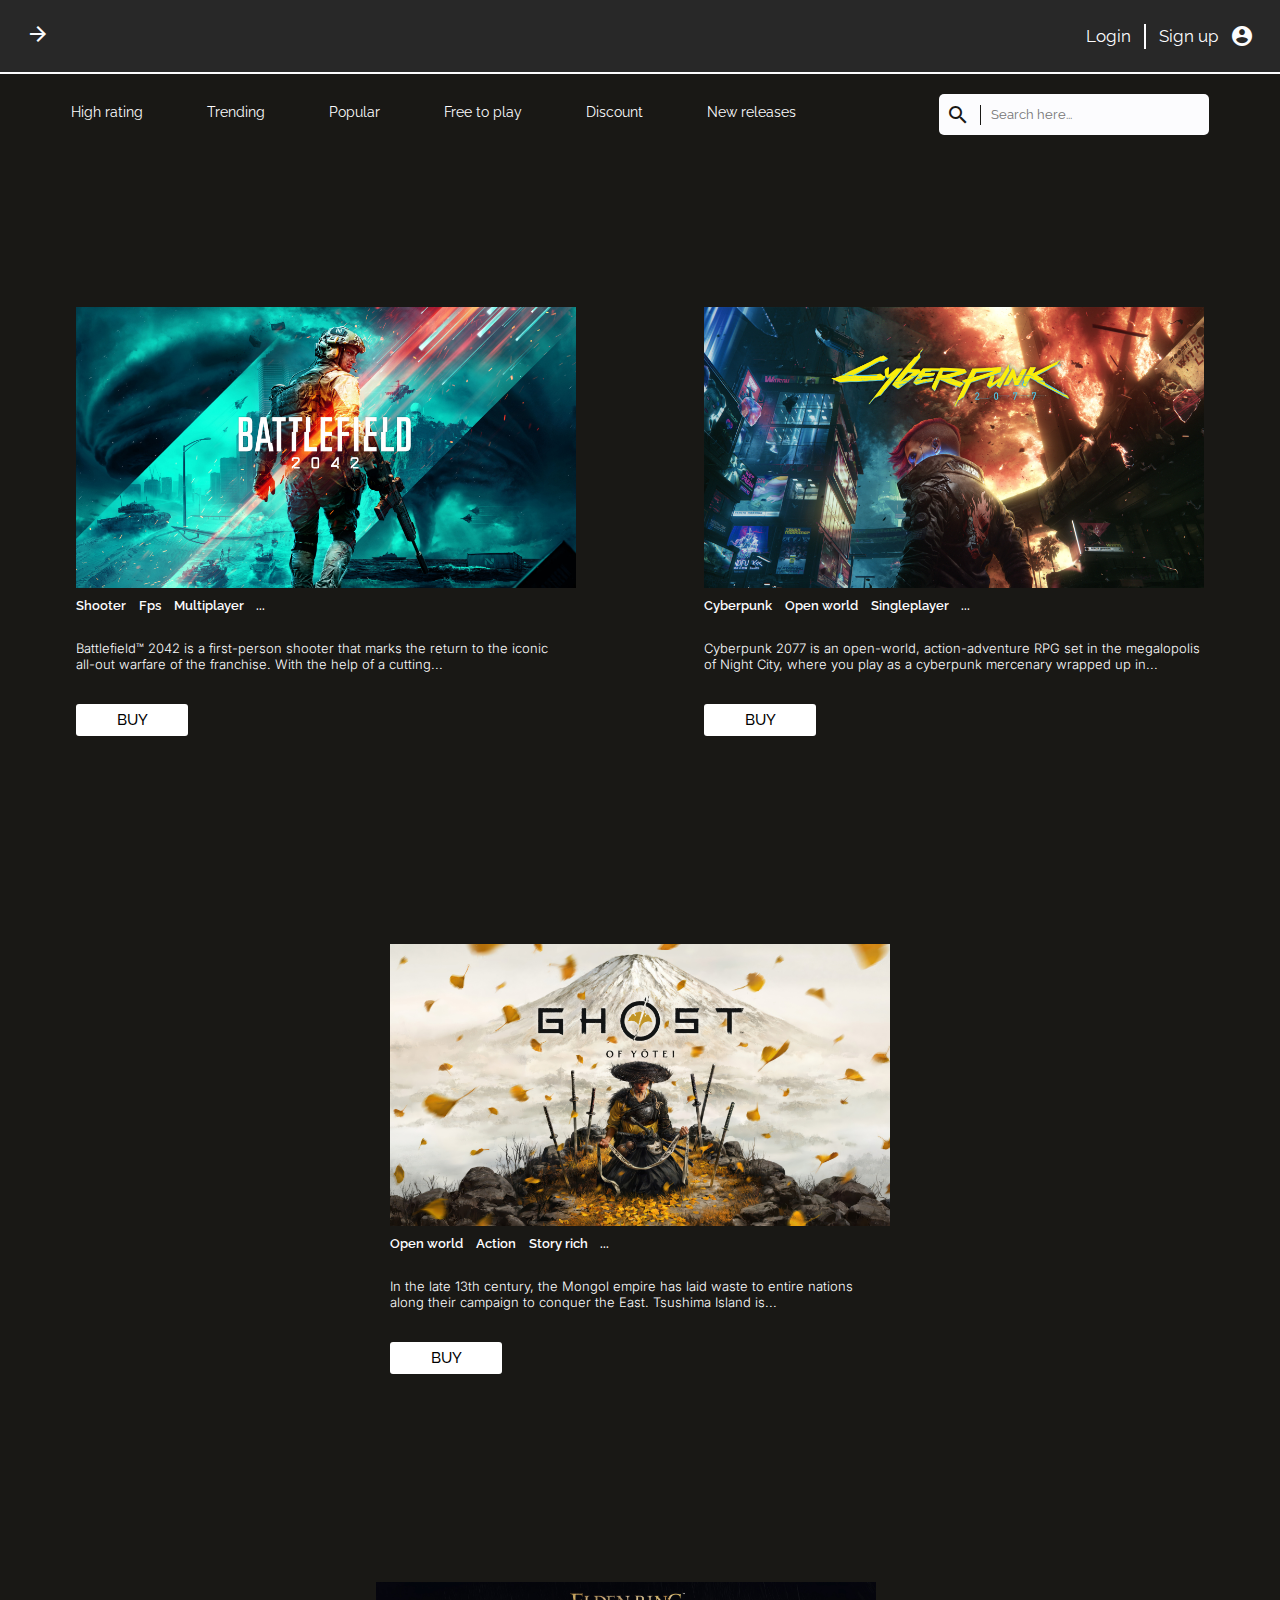
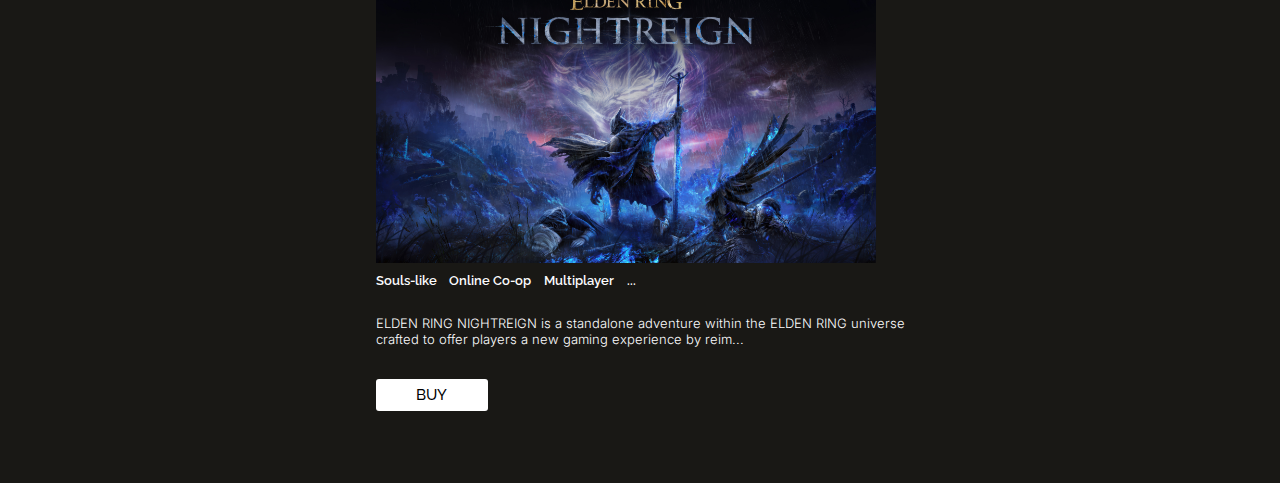
<file: index.html>
<!DOCTYPE html>
<html lang="en">
<head>
    <meta charset="UTF-8">
    <meta name="viewport" content="width=device-width, initial-scale=1.0">
    <link rel="stylesheet" href="style.css">
    <link href="https://fonts.googleapis.com/icon?family=Material+Icons" rel="stylesheet">
    <link href="https://fonts.googleapis.com/css2?family=Poppins:wght@100;200;300;400;500;600;700&display=swap" rel="stylesheet">
    <link rel="preconnect" href="https://fonts.googleapis.com">
    <link rel="preconnect" href="https://fonts.gstatic.com" crossorigin>
    <link href="https://fonts.googleapis.com/css2?family=Arimo:ital,wght@0,400..700;1,400..700&family=DM+Sans:ital,opsz,wght@0,9..40,100..1000;1,9..40,100..1000&family=Inter:ital,opsz,wght@0,14..32,100..900;1,14..32,100..900&family=Raleway:ital,wght@0,100..900;1,100..900&family=Roboto:ital,wght@0,100..900;1,100..900&display=swap" rel="stylesheet">
    <title>Go-Games</title>
</head>
<body>
    <header>
        <!--Sidebar-->
        <div class="containerH">
             <div class="bar">
                    <span class="material-icons arrow-right">arrow_forward_ios</span>
            </div>
            <!--Navbar-->
            <nav>
                <ul>
                    <li class="log">
                        <a href="">Login</a>
                    </li>
                    <div class="line"></div>
                    <li class="log">
                        <a href="">Sign up</a>
                    </li>
                    <li>
                        <span class="material-icons profile-icon">account_circle</span>
                    </li>
                </ul>
            </nav>
        </div>
    </header>
    <!--sidebar isi-->
    <div class="aside">
        <ul class="sideB">
            <li class="close">
                <span class="material-icons arrow-left">arrow_back_ios</span>
                <p>Menu</p>
            </li>
            <li class="sides">
                <span class="material-icons">person</span>
                <a href="">Account</a>
            </li>
            <li class="sides">
                <span class="material-icons">settings</span>
                <a href="">Settings</a>
            </li>
            <li class="sides">
                <span class="material-icons">local_library</span>
                <a href="">Library</a>
            </li>
            <li class="sides">
                <span class="material-icons">help</span>
                <a href="">Help</a>
            </li>
            <li class="sides">
                <span class="material-icons">wallet</span>
                <a href="">Wallet</a>
            </li>
        </ul>
    </div>
    <!--text atas-->
    <div class="contT">
        <div class="textos">
            <div class="text">
                <a href="">High rating</a>
            </div>
            <div class="text">
                <a href="">Trending</a>
            </div>
            <div class="text">
                <a href="">Popular</a>
            </div>
            <div class="text">
                <a href="">Free to play</a>
            </div>
            <div class="text">
                <a href="">Discount</a>
            </div>
            <div class="text">
                <a href="">New releases</a>
            </div>
        </div>
        <div class="searchbar">
            <span class="material-icons search-icon">search</span>
            <div class="lineSearch"></div>
            <input type="text" placeholder="Search here..."></input>
        </div>
    </div>
    <!--isi utama bisa disebut sebagai main-->
    <main>
        <div class="container">
            <div class="opener">
                <div class="card">
                    <img src="img/battlefield.jpg" alt="battlefield">
                    <div class="genre">
                        <span>Shooter</span>
                        <span>Fps</span>
                        <span>Multiplayer</span>
                        <span>...</span>
                    </div>
                    <div class="desc">
                        <p>Battlefield™ 2042 is a first-person shooter that marks the return to the iconic <br>all-out warfare of the franchise. With the help of a cutting...</p>
                    </div>
                    <div class="buys">
                        <div class="buy-button">
                            <p>BUY</p>
                        </div>
                        <span class="material-icons cart-icon">shopping_cart</span>
                    </div>
                </div>
                <div class="card">
                    <img src="img/cyberpunk.jpg" alt="">
                    <div class="genre">
                        <span>Cyberpunk</span>
                        <span>Open world</span>
                        <span>Singleplayer</span>
                        <span>...</span>
                    </div>
                    <div class="desc">
                        <p>Cyberpunk 2077 is an open-world, action-adventure RPG set in the megalopolis <br>of Night City, where you play as a cyberpunk mercenary wrapped up in...</p>
                    </div>
                    <div class="buys">
                        <div class="buy-button">
                            <p>BUY</p>
                        </div>
                        <span class="material-icons cart-icon">shopping_cart</span>
                    </div>
                </div>
                <div class="card">
                    <img src="img/ghostyotei.jpg" alt="">
                    <div class="genre">
                        <span>Open world</span>
                        <span>Action</span>
                        <span>Story rich</span>
                        <span>...</span>
                    </div>
                    <div class="desc">
                        <p>In the late 13th century, the Mongol empire has laid waste to entire nations <br>along their campaign to conquer the East. Tsushima Island is...</p>
                    </div>
                    <div class="buys">
                        <div class="buy-button">
                            <p>BUY</p>
                        </div>
                        <span class="material-icons cart-icon">shopping_cart</span>
                    </div>
                </div>
                <div class="card">
                    <img src="img/elden.jpg" alt="">
                    <div class="genre">
                        <span>Souls-like</span>
                        <span>Online Co-op</span>
                        <span>Multiplayer</span>
                        <span>...</span>
                    </div>
                    <div class="desc">
                        <p>ELDEN RING NIGHTREIGN is a standalone adventure within the ELDEN RING universe <br>crafted to offer players a new gaming experience by reim...</p>
                    </div>
                    <div class="buys">
                        <div class="buy-button">
                            <p>BUY</p>
                        </div>
                        <span class="material-icons cart-icon">shopping_cart</span>
                    </div>
                </div>
            </div>
        </div>
    </main>
    <!--Kaki-->
    <footer>

    </footer>
    <script src="main.js"></script>
</body>
</html>
</file>
<file: style.css>
* {
  padding: 0;
  margin: 0;
}

body {
  background-color: #191815;
  width: 100%;
  height: 200vh;
}

header {
  display: flex;
  width: 100%;
  height: 8vh;
  background-color: #282828;
  border-bottom: 2px solid #FCFCFE;
  user-select: none;
}

.containerH {
  display: flex;
  align-items: center;
  justify-content: space-between;
  height: 100%;
  width: 100%;
}

nav ul {
  position: relative;
  display: flex;
  justify-content: end;
  align-items: center;
  list-style: none;
  gap: 1vw;
  padding-right: 2vw;
}

.bar span {
  color: #FCFCFE;
  position: relative;
  padding-left: 2vw;
  display: inline-block;
  cursor: pointer;
  transition: transform 0.3s ease-out;
}

.bar span.change {
  transform: translateX(-100%);
  transition: transform 0.3s ease-in;
}

.line {
  height: 25px;
  width: 2px;
  background-color: #FCFCFE;
}

ul li a {
  font-size: 17px;
  font-family: "Raleway", sans-serif;
  font-optical-sizing: auto;
  font-style: normal;
  color: #FCFCFE;
  text-decoration: none;
}

.log:hover {
  border-bottom: 2px solid #FCFCFE;
}

.profile-icon {
  vertical-align: middle;
  color: #FCFCFE;
  cursor: pointer;
}

.contT {
  height: 9vh;
  width: 100%;
  display: flex;
  align-items: center;
  justify-content: space-around;
  user-select: none;
}

.textos {
  display: flex;
  align-items: center;
  gap: 5vw;
}

.searchbar {
  display: flex;
  height: 3vh;
  width: 20vw;
  background-color: #FCFCFE;
  align-items: center;
  border-radius: 5px;
  padding: 7px;
  gap: 10px;
}

.text {
  display: inline-block;
  position: relative;
  align-items: center;
  justify-content: center;
  height: 23px;
  width: auto;
  cursor: pointer;
}

.text:hover {
  transition: all 0.5s ease-out;
}

.text::before {
  content: "";
  position: absolute;
  left: 0;
  bottom: 0;
  top: 0;
  right: 0;
  width: 0;
  border-bottom: 1px solid #FCFCFE;
  transition: 0.3s ease;
}

.text:hover::before {
  width: 100%;
}

.text a{
  color: #FCFCFE;
  text-decoration: none;
  font-family: "Raleway", sans-serif;
  font-optical-sizing: auto;
  font-style: normal;
  font-size: 13.5px;
}

.searchbar input {
  border: none;
  outline: none;
  width: 15vw;
  background: transparent;
  color: #191815;
  font-family: "Raleway", sans-serif;
  font-optical-sizing: auto;
  font-style: normal;
  font-size: 1vw;
}

.lineSearch {
  width: 1.5px;
  height: 20px;
  background-color: #191815;
}

.search-icon {
  color: #191815;
  vertical-align: middle;
}

.close {
  display: flex;
  justify-content: flex-start;
  align-items: center;
  padding: 1vw;
  border-bottom: 2px solid black;
  gap: 0.9vw;
  font-family: "Raleway", sans-serif;
  font-optical-sizing: auto;
  font-style: normal;
  font-size: 20px;
  font-weight: bold;
}

.arrow-left {
  cursor: pointer;
}

.aside {
  position:fixed ;
  height: 100%;
  width: 10vw;
  left: 0;
  top: 0;
  background-color: #FCFCFE;
  overflow: hidden;
  transition: transform  0.3s ease-in;
  z-index: 1;
  box-shadow: 2px 3px 3px 0px rgb(116, 116, 116);
  user-select: none;
  transform: translateX(-110%);
}

.aside.active {
  transform: translateX(0);
  transition: transform  0.3s ease-out;
}

.aside ul {
  display: flex;
  flex-direction: column;
  list-style: none;
}

.sides {
  display: flex;
  gap: 1.5vw;
}

.sides span {
  vertical-align: middle;
  font-size: 20px;
}

.sideB {
  display: flex;
}

.sides {
  position: relative;
  display: flex;
  align-items: center;
  height: 8vh;
  padding-left: 1vw;
  width: 100%;
}

.sides:hover {
  transition: all 0.4s ease;
}

.sides::before{
  content: "";
  position: absolute;
  bottom: 0;
  top: 0;
  left: 0;
  background-color: rgba(153, 153, 153, 0.145);
  width: 0;
  transition: 0.4s ease-out;
}

.sides:hover::before {
  width: 100%;
}

.sides a {
  font-family: "Raleway", sans-serif;
  font-optical-sizing: auto;
  font-style: normal;
  color: black;
  font-size: 14px;
  z-index: 2;
}

.sides li a:hover {
  text-decoration: 1.5px underline #191815 ;
}

.opener {
  display: flex;
  flex-wrap: wrap;
  align-items: center;
  justify-content: center;
  gap: 10vw;
  height: 120%;
  padding: 8vh;
  user-select: none;
}

.opener img {
  object-fit: contain;
  padding-top: 80px;
  width: 500px;
  height: auto;
}

.card {
  display: flex;
  flex-direction: column;
  align-items: flex-start;
}

.genre {
  display: flex;
  gap: 1vw;
  margin-top: 10px;
}

.genre span {
  font-family: "Raleway", sans-serif;
  font-optical-sizing: auto;
  font-style: normal;
  font-size: 13px;
  font-weight: 600;
  color: #FCFCFE;
}

.desc {
  padding-top: 3vh;
  font-family: "Inter", sans-serif;
  font-optical-sizing: auto;
  font-weight: 300;
  font-style: normal;
  font-size: 13px;
  color: #FCFCFE;
}

.buy-button {
  display: flex;
  align-items: center;
  justify-content: center;
  height: 2rem;
  width: 7rem;
  border-radius: 3px;
  background-color: white; 
  transition: 0.1s ease-in;
  z-index: 2;
  cursor: pointer;
}

.buy-button:hover {
  transform: scale(1.05 , 1.05);
}

.buy-button p {
  font-family: "Raleway", sans-serif;
  font-optical-sizing: auto;
  font-style: normal;
  font-size: 15px;
  font-weight: 500;
}

.buys {
  display: flex;
  justify-content: center;
  align-items: center;
  margin-top: 2rem; 
  gap: 1rem;
}

.buys span {
  color: white;
  vertical-align: middle;
  font-size: 25px;
  position: absolute;
}
</file>
